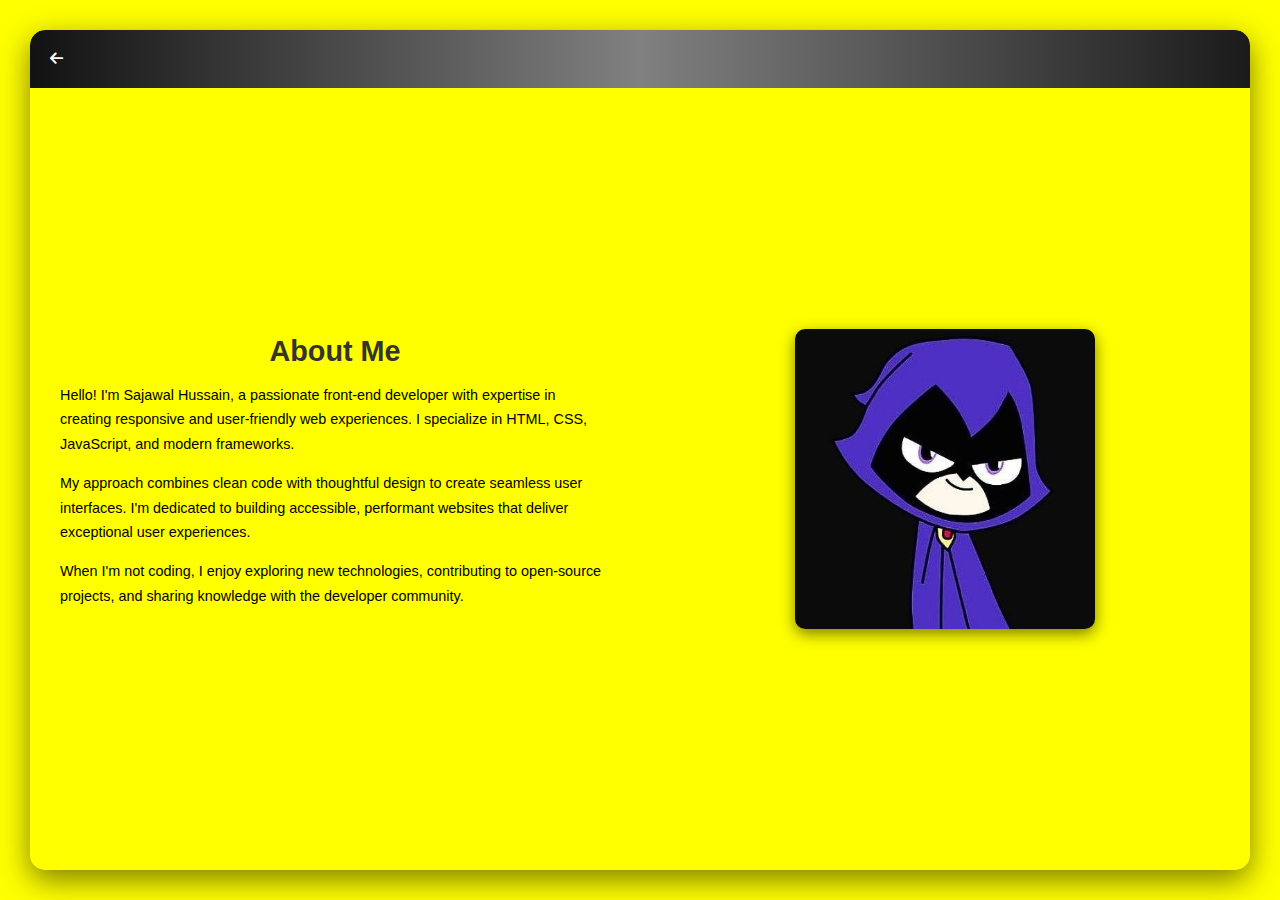
<file: newportfolio/about.html>
<!DOCTYPE html>
<html lang="en">

<head>
    <meta charset="UTF-8">
    <meta name="viewport" content="width=device-width, initial-scale=1.0">
    <title>About Me</title>
    <link rel="stylesheet" href="https://cdnjs.cloudflare.com/ajax/libs/font-awesome/6.4.0/css/all.min.css">
    <style>
        * {
            margin: 0;
            padding: 0;
            box-sizing: border-box;
            font-family: 'Arial', sans-serif;
        }

        .outer-container {
            background-color: #ffff00;
            width: 100vw;
            height: 100vh;
            display: flex;
            justify-content: center;
            align-items: center;
            padding: 30px;
        }

        .inner-container {
            background-color: yellow;
            width: 100%;
            height: 100%;
            /* max-width: 1000px; */
            border-radius: 15px;
            box-shadow: 0 10px 30px rgba(0, 0, 0, 0.5);
            overflow: hidden;
            display: flex;
            flex-direction: column;
            animation: fadeIn 0.5s ease-out;
            color: white;
        }

        .navbar {
            width: 100%;
            padding: 20px 20px;
            border-top-left-radius: 15px;
            border-top-right-radius: 15px;
            background: linear-gradient(90deg, rgb(19, 18, 18), #818080, rgb(27, 27, 27));
            color: white;

        }

        .back-arrow {
            color: #333;
            color: white;
            font-size: 15px;
            transition: all 0.3s ease;
        }

        .back-arrow:hover {
            transform: translateX(-5px);
            color: #b1b9bd;
        }

        .content-wrapper {
            display: flex;
            flex: 1;
            overflow: hidden;
        }

        .description-section {
            flex: 1;
            padding: 30px;
            display: flex;
            flex-direction: column;
            justify-content: center;
            animation: slideInLeft 0.8s ease-out;
            color: white;
        }

        .photo-section {
            flex: 1;
            padding: 30px;
            display: flex;
            justify-content: center;
            align-items: center;
            animation: slideInRight 0.8s ease-out;
        }

        .profile-pic {
            width: 100%;
            max-width: 300px;
            height: auto;
            border-radius: 10px;
            box-shadow: 0 5px 15px rgba(0, 0, 0, 0.5);
            transition: transform 0.3s ease;
        }

        .profile-pic:hover {
            transform: scale(1.03);
        }

        .section-title {
            font-size: 1.8rem;
            margin-bottom: 15px;
            color: #333;
            text-align: center;
        }

        .description {
            font-size: 0.9rem;
            line-height: 1.7;
            color: #000000;
            margin-bottom: 15px;
        }

        @keyframes fadeIn {
            from {
                opacity: 0;
            }

            to {
                opacity: 1;
            }
        }

        @keyframes slideInLeft {
            from {
                opacity: 0;
                transform: translateX(-30px);
            }

            to {
                opacity: 1;
                transform: translateX(0);
            }
        }

        @keyframes slideInRight {
            from {
                opacity: 0;
                transform: translateX(30px);
            }

            to {
                opacity: 1;
                transform: translateX(0);
            }
        }

        @media (max-width: 768px) {
            .content-wrapper {
                flex-direction: column-reverse;
                overflow-y: auto;
            }

            .description-section,
            .photo-section {
                padding: 20px;
            }

            .section-title {
                font-size: 1.5rem;
            }

            .description {
                font-size: 0.85rem;
            }
        }
    </style>
</head>

<body>
    <div class="outer-container">
        <div class="inner-container">
            <nav class="navbar">
                <a href="index.html" class="back-arrow"><i class="fas fa-arrow-left"></i></a>
            </nav>

            <div class="content-wrapper">
                <div class="description-section">
                    <h2 class="section-title">About Me</h2>
                    <p class="description">
                        Hello! I'm Sajawal Hussain, a passionate front-end developer with expertise in creating
                        responsive and user-friendly web experiences. I specialize in HTML, CSS, JavaScript, and modern
                        frameworks.
                    </p>
                    <p class="description">
                        My approach combines clean code with thoughtful design to create seamless user interfaces. I'm
                        dedicated to building accessible, performant websites that deliver exceptional user experiences.
                    </p>
                    <p class="description">
                        When I'm not coding, I enjoy exploring new technologies, contributing to open-source projects,
                        and sharing knowledge with the developer community.
                    </p>
                </div>

                <div class="photo-section">
                    <img src="image/ravan.jpg" alt="Profile Photo" class="profile-pic">
                </div>
            </div>
        </div>
    </div>
</body>

</html>
</file>
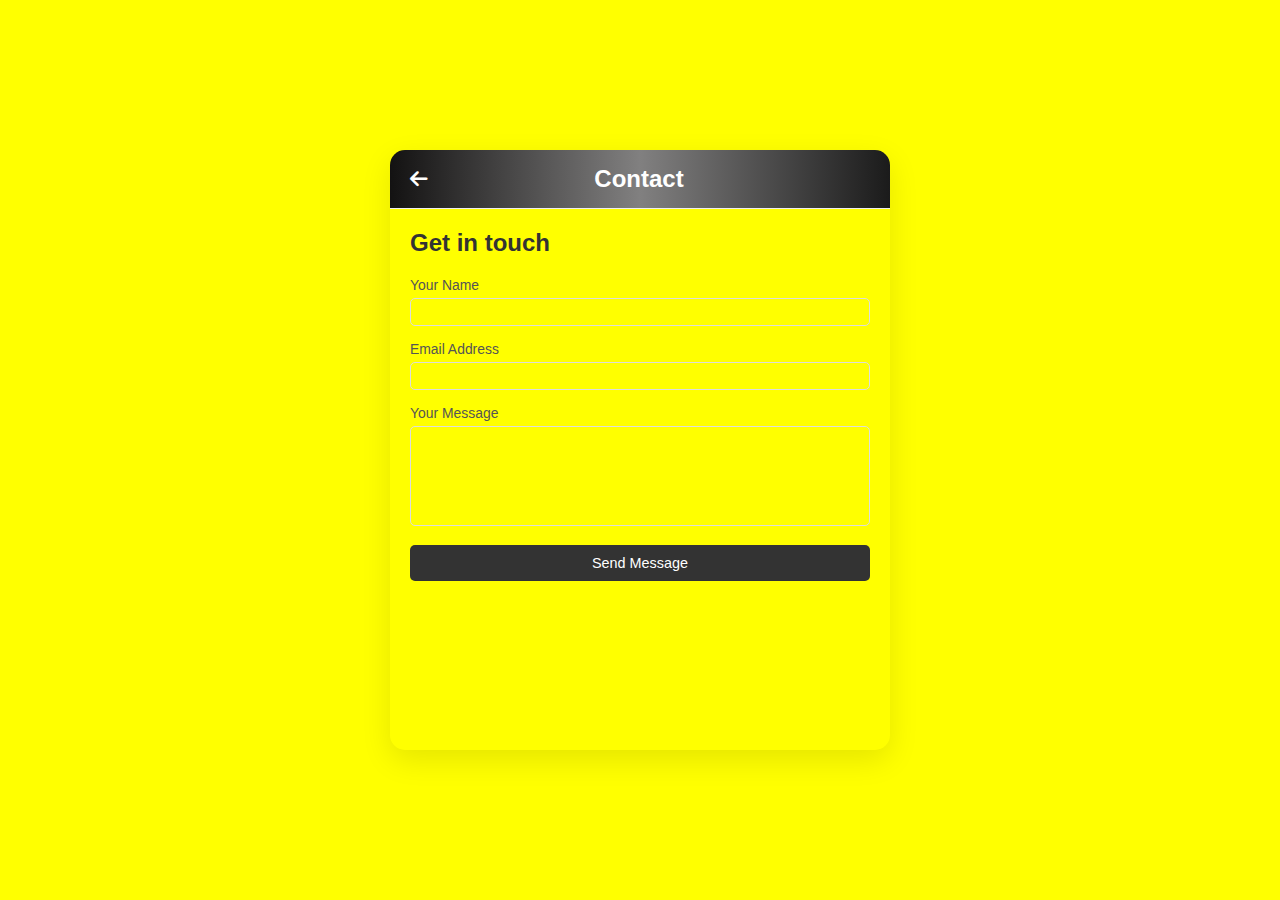
<file: newportfolio/form.html>
<!DOCTYPE html>
<html lang="en">

<head>
    <meta charset="UTF-8">
    <meta name="viewport" content="width=device-width, initial-scale=1.0">
    <link rel="stylesheet" href="https://cdnjs.cloudflare.com/ajax/libs/font-awesome/6.5.0/css/all.min.css">
    <title>Contact Me</title>
    <style>
        * {
            margin: 0;
            padding: 0;
            box-sizing: border-box;
            font-family: 'Arial', sans-serif;
        }

        body {
            height: 100vh;
            overflow: hidden;
            background-color: #ffff00;
            display: flex;
            justify-content: center;
            align-items: center;
        }

        .contact-container {
            background-color: yellow;
            width: 90%;
            max-width: 500px;
            height: 90%;
            max-height: 600px;
            border-radius: 15px;
            box-shadow: 0 10px 30px rgba(0, 0, 0, 0.1);
            display: flex;
            flex-direction: column;
            animation: fadeIn 0.5s ease-out;
            overflow: hidden;
        }

        .contact-header {
            padding: 15px 20px;
            display: flex;
            justify-content: space-between;
            align-items: center;
            border-bottom: 1px solid #eee;
            color: white;
            background: linear-gradient(90deg, rgb(19, 18, 18), #818080, rgb(27, 27, 27));

        }

        .back-arrow {
            color: #ffffff;
            font-size: 20px;
            transition: all 0.3s ease;
        }

        .back-arrow:hover {
            transform: translateX(-1px);
            color: #eff0f1;
        }

        .contact-content {
            padding: 20px;
            flex: 1;
            overflow-y: auto;
        }

        .form-title {
            font-size: 1.5rem;
            margin-bottom: 20px;
            color: #333;
            position: relative;
        }

        .form-title::after {
            content: '';
            position: absolute;
            bottom: -8px;
            left: 0;
            width: 60px;
            height: 3px;
            background-color: #ffff00;
        }

        .form-group {
            margin-bottom: 15px;
        }

        label {
            display: block;
            margin-bottom: 5px;
            color: #555;
            font-size: 0.87rem;
            /* background-color: rgb(187, 187, 159); */
        }

        input,
        textarea {
            width: 100%;
            padding: 7px;
            border: 1px solid #ddd;
            border-radius: 5px;
            font-size: 0.7rem;
            background-color: yellow;

        }

        textarea {
            resize: none;
            min-height: 100px;
            max-height: 150px;
        }

        .submit-btn {
            background-color: #333;
            color: white;
            border: none;
            padding: 10px 20px;
            border-radius: 5px;
            cursor: pointer;
            font-size: 0.9rem;
            transition: all 0.3s ease;
            width: 100%;
        }

        .submit-btn:hover {
            background-color: #0077b6;
            transform: translateY(-2px);
        }

        @keyframes fadeIn {
            from {
                opacity: 0;
                transform: scale(0.95);
            }

            to {
                opacity: 1;
                transform: scale(1);
            }
        }

        /* Scrollbar styling */
        .contact-content::-webkit-scrollbar {
            width: 5px;
        }

        .contact-content::-webkit-scrollbar-thumb {
            background-color: #ffff00;
            border-radius: 5px;
        }
    </style>
</head>

<body>
    <div class="contact-container">
        <div class="contact-header">
            <a href="index.html" class="back-arrow"><i class="fas fa-arrow-left"></i></a>
            <h2>Contact</h2>
            <div style="width: 20px;"></div> <!-- Spacer -->
        </div>

        <div class="contact-content">
            <form>
                <h2 class="form-title">Get in touch</h2>

                <div class="form-group">
                    <label for="name">Your Name</label>
                    <input type="text" id="name" required>
                </div>

                <div class="form-group">
                    <label for="email">Email Address</label>
                    <input type="email" id="email" required>
                </div>

                <div class="form-group">
                    <label for="message">Your Message</label>
                    <textarea id="message" required></textarea>
                </div>

                <button type="submit" class="submit-btn">Send Message</button>
            </form>
        </div>
    </div>
</body>

</html>
</file>
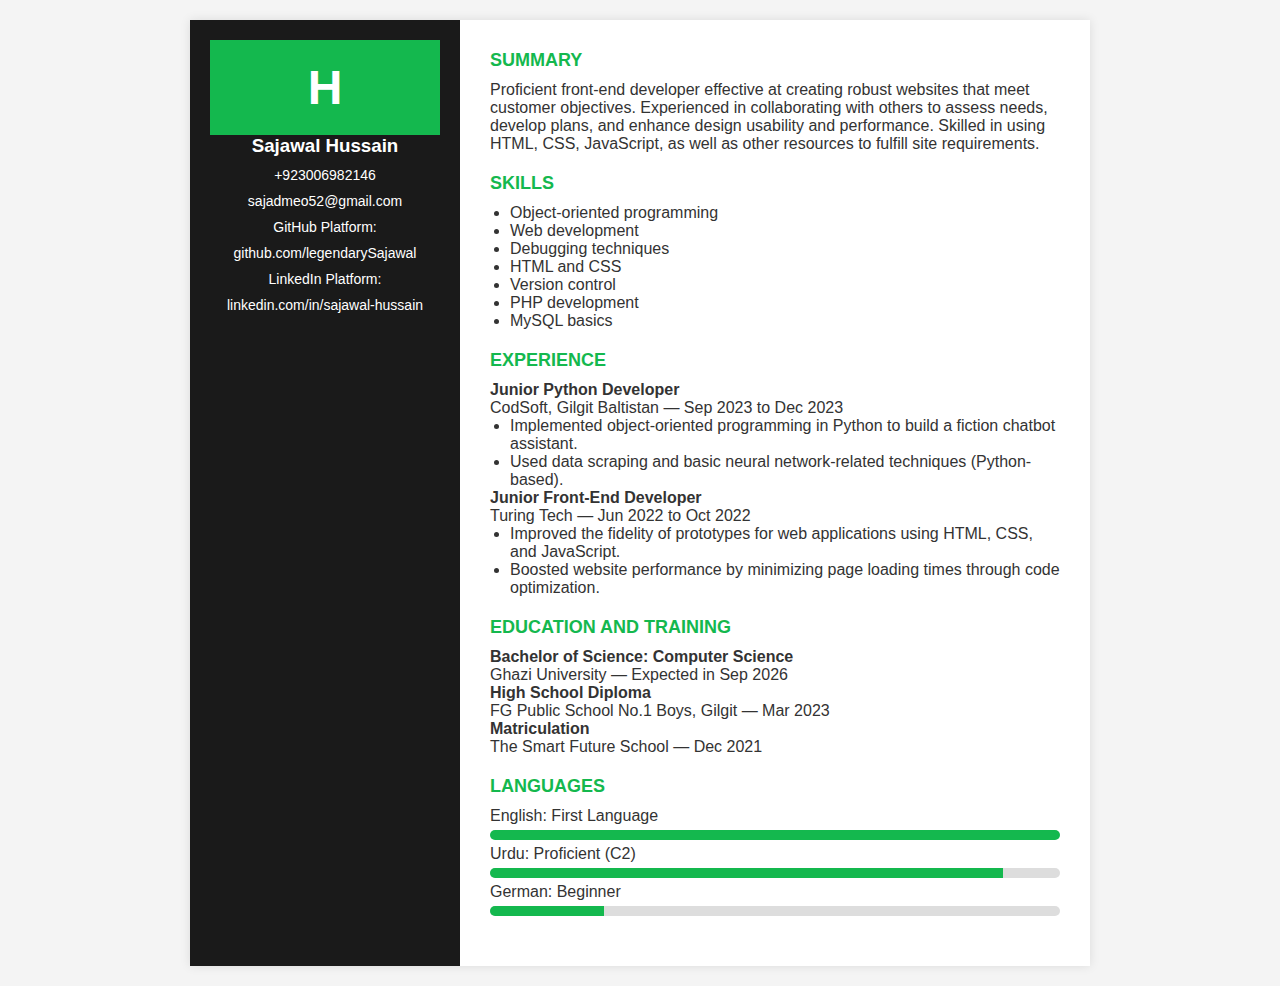
<file: newportfolio/text.html>
<!DOCTYPE html>
<html lang="en">
<head>
  <meta charset="UTF-8" />
  <meta name="viewport" content="width=device-width, initial-scale=1.0" />
  <title>Sajawal Hussain - Frontend Developer CV</title>
  <style>
    * {
      margin: 0;
      padding: 0;
      box-sizing: border-box;
    }

    body {
      font-family: Arial, sans-serif;
      background-color: #f4f4f4;
      color: #333;
      padding: 20px;
    }

    .container {
      max-width: 900px;
      margin: 0 auto;
      background: white;
      display: flex;
      box-shadow: 0 0 10px rgba(0, 0, 0, 0.1);
    }

    .sidebar {
      background: #1a1a1a;
      color: white;
      width: 30%;
      padding: 20px;
      text-align: center;
    }

    .sidebar h1 {
      background: #14b84e;
      padding: 20px;
      font-size: 48px;
    }

    .sidebar p,
    .sidebar a {
      margin: 10px 0;
      display: block;
      font-size: 14px;
      color: white;
      text-decoration: none;
    }

    .main {
      padding: 30px;
      width: 70%;
    }

    h2 {
      color: #14b84e;
      font-size: 18px;
      margin-bottom: 10px;
      text-transform: uppercase;
    }

    section {
      margin-bottom: 20px;
    }

    ul {
      margin-left: 20px;
      list-style-type: disc;
    }

    .bar {
      background: #ddd;
      border-radius: 10px;
      overflow: hidden;
      margin: 5px 0;
    }

    .bar-fill {
      height: 10px;
      background: #14b84e;
    }
  </style>
</head>
<body>
  <div class="container">
    <div class="sidebar">
      <h1>H</h1>
      <h3>Sajawal Hussain</h3>
      <p>+923006982146</p>
      <p>sajadmeo52@gmail.com</p>
      <p>GitHub Platform:</p>
      <a href="https://github.com/legendarySajawal" target="_blank">github.com/legendarySajawal</a>
      <p>LinkedIn Platform:</p>
      <a href="https://www.linkedin.com/in/sajawal-hussain-6949472b3/" target="_blank">linkedin.com/in/sajawal-hussain</a>
    </div>
    <div class="main">
      <section>
        <h2>SUMMARY</h2>
        <p>Proficient front-end developer effective at creating robust websites that meet customer objectives. Experienced in collaborating with others to assess needs, develop plans, and enhance design usability and performance. Skilled in using HTML, CSS, JavaScript, as well as other resources to fulfill site requirements.</p>
      </section>
      <section>
        <h2>SKILLS</h2>
        <ul>
          <li>Object-oriented programming</li>
          <li>Web development</li>
          <li>Debugging techniques</li>
          <li>HTML and CSS</li>
          <li>Version control</li>
          <li>PHP development</li>
          <li>MySQL basics</li>
        </ul>
      </section>
      <section>
        <h2>EXPERIENCE</h2>
        <p><strong>Junior Python Developer</strong><br> CodSoft, Gilgit Baltistan — Sep 2023 to Dec 2023</p>
        <ul>
          <li>Implemented object-oriented programming in Python to build a fiction chatbot assistant.</li>
          <li>Used data scraping and basic neural network-related techniques (Python-based).</li>
        </ul>
        <p><strong>Junior Front-End Developer</strong><br> Turing Tech — Jun 2022 to Oct 2022</p>
        <ul>
          <li>Improved the fidelity of prototypes for web applications using HTML, CSS, and JavaScript.</li>
          <li>Boosted website performance by minimizing page loading times through code optimization.</li>
        </ul>
      </section>
      <section>
        <h2>EDUCATION AND TRAINING</h2>
        <p><strong>Bachelor of Science: Computer Science</strong><br> Ghazi University — Expected in Sep 2026</p>
        <p><strong>High School Diploma</strong><br> FG Public School No.1 Boys, Gilgit — Mar 2023</p>
        <p><strong>Matriculation</strong><br> The Smart Future School — Dec 2021</p>
      </section>
      <section>
        <h2>LANGUAGES</h2>
        <p>English: First Language</p>
        <div class="bar"><div class="bar-fill" style="width: 100%"></div></div>
        <p>Urdu: Proficient (C2)</p>
        <div class="bar"><div class="bar-fill" style="width: 90%"></div></div>
        <p>German: Beginner</p>
        <div class="bar"><div class="bar-fill" style="width: 20%"></div></div>
      </section>
    </div>
  </div>
</body>
</html>
</file>
